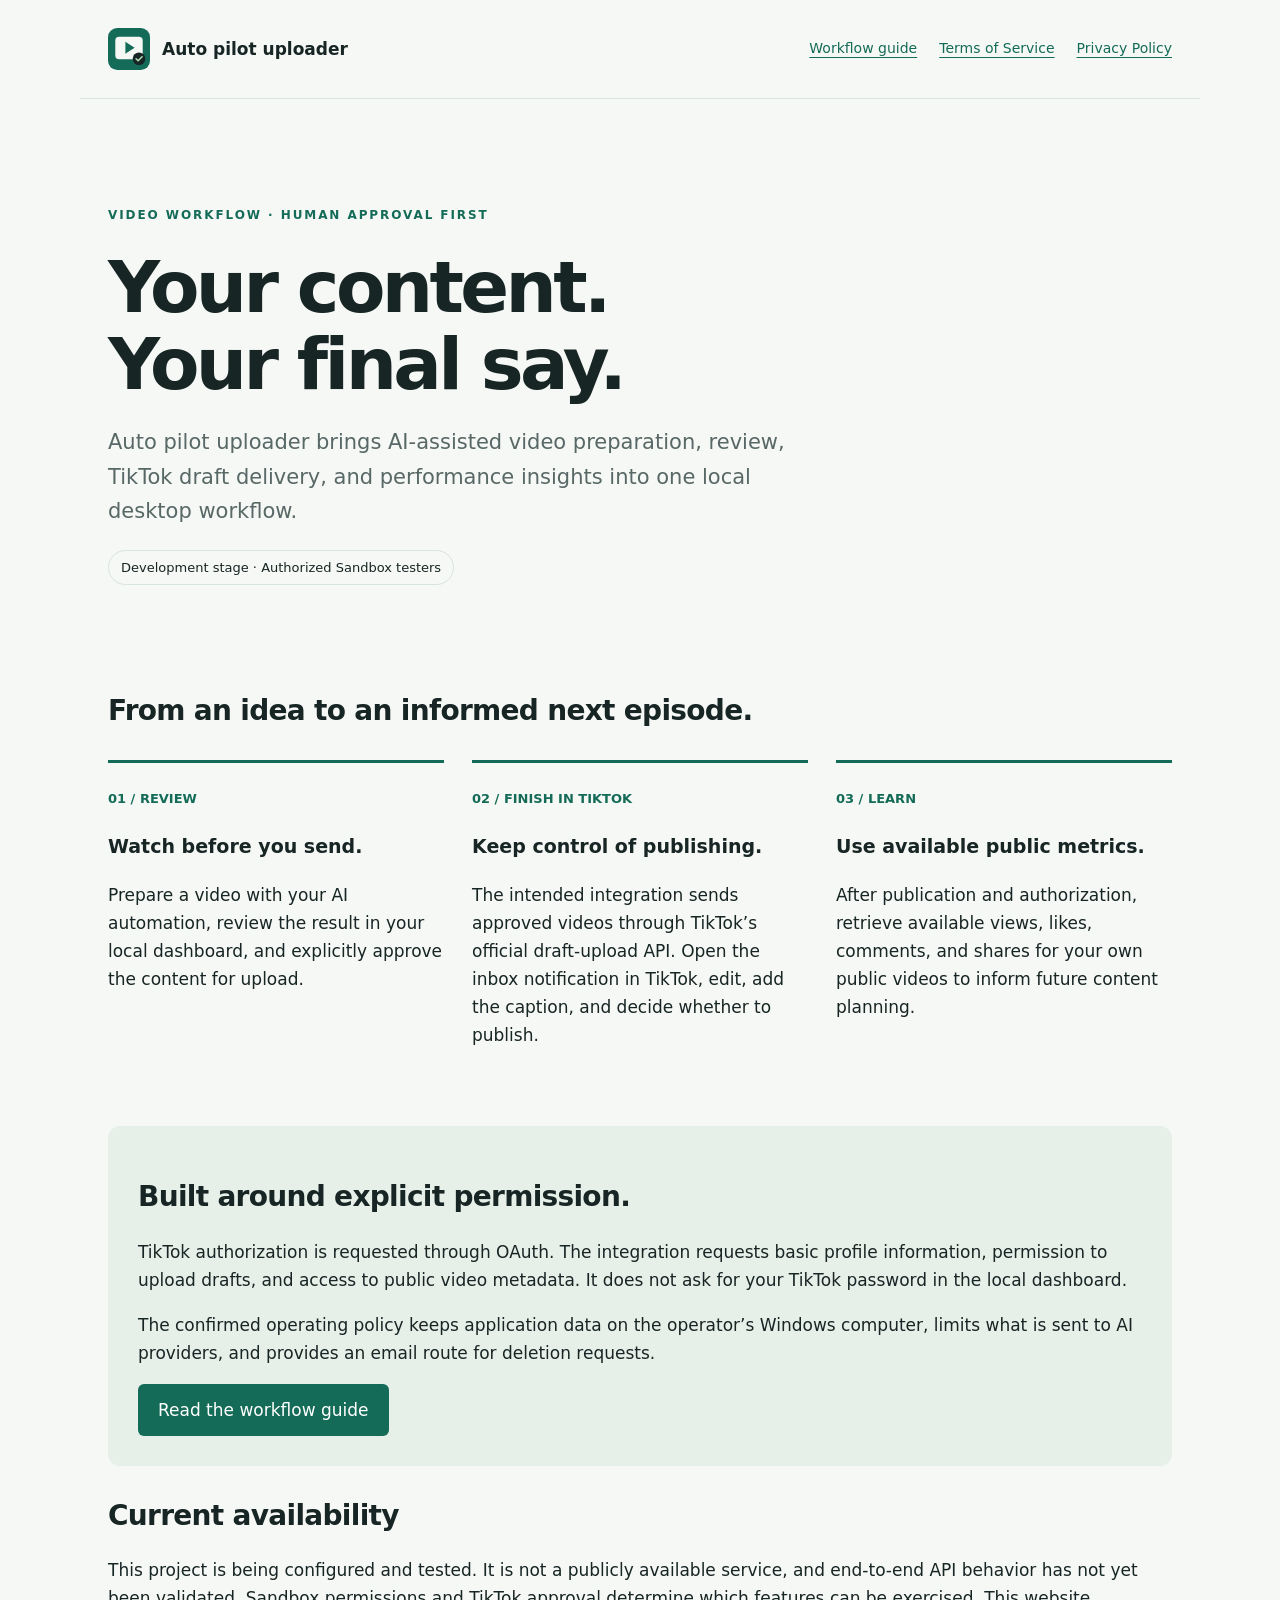
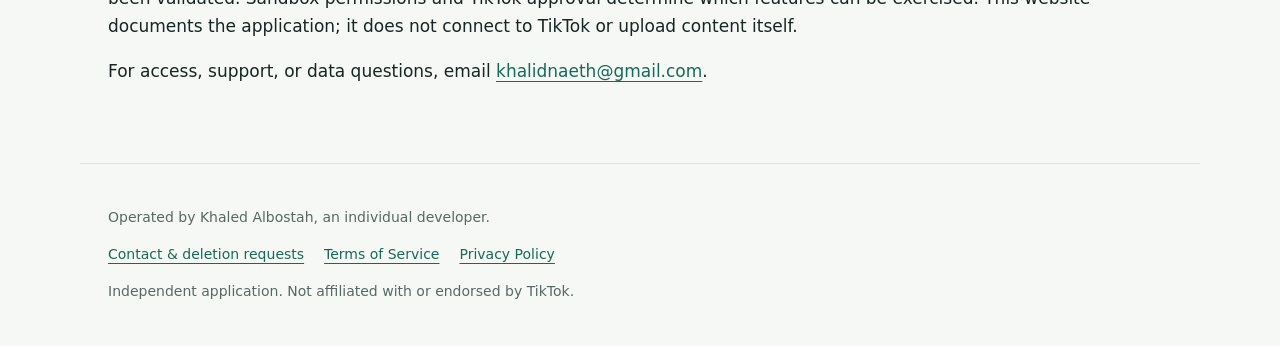
<file: index.html>
<!doctype html><html lang="en"><head><meta charset="utf-8"><meta name="viewport" content="width=device-width,initial-scale=1"><meta name="description" content="Auto pilot uploader — a human-reviewed video workflow with TikTok draft uploads and public video performance insights."><title>Review. Upload. Learn. | Auto pilot uploader</title><link rel="icon" href="/icon.svg" type="image/svg+xml"><link rel="stylesheet" href="/style.css"></head><body><header><a class="brand" href="/"><img src="/icon.svg" alt="">Auto pilot uploader</a><nav aria-label="Main navigation"><a href="/guide.html">Workflow guide</a><a href="/terms.html">Terms of Service</a><a href="/privacy.html">Privacy Policy</a></nav></header><main><section class="hero"><span class="eyebrow">Video workflow · Human approval first</span><h1>Your content.<br>Your final say.</h1><p class="lead">Auto pilot uploader brings AI-assisted video preparation, review, TikTok draft delivery, and performance insights into one local desktop workflow.</p><span class="badge">Development stage · Authorized Sandbox testers</span></section><section><h2>From an idea to an informed next episode.</h2><div class="steps"><div class="step"><span class="num">01 / REVIEW</span><h3>Watch before you send.</h3><p>Prepare a video with your AI automation, review the result in your local dashboard, and explicitly approve the content for upload.</p></div><div class="step"><span class="num">02 / FINISH IN TIKTOK</span><h3>Keep control of publishing.</h3><p>The intended integration sends approved videos through TikTok’s official draft-upload API. Open the inbox notification in TikTok, edit, add the caption, and decide whether to publish.</p></div><div class="step"><span class="num">03 / LEARN</span><h3>Use available public metrics.</h3><p>After publication and authorization, retrieve available views, likes, comments, and shares for your own public videos to inform future content planning.</p></div></div></section><section class="panel"><h2>Built around explicit permission.</h2><p>TikTok authorization is requested through OAuth. The integration requests basic profile information, permission to upload drafts, and access to public video metadata. It does not ask for your TikTok password in the local dashboard.</p><p>The confirmed operating policy keeps application data on the operator’s Windows computer, limits what is sent to AI providers, and provides an email route for deletion requests.</p><a class="button" href="/guide.html">Read the workflow guide</a></section><section><h2>Current availability</h2><p>This project is being configured and tested. It is not a publicly available service, and end-to-end API behavior has not yet been validated. Sandbox permissions and TikTok approval determine which features can be exercised. This website documents the application; it does not connect to TikTok or upload content itself.</p><p>For access, support, or data questions, email <a href="mailto:khalidnaeth@gmail.com">khalidnaeth@gmail.com</a>.</p></section></main><footer><p>Operated by Khaled Albostah, an individual developer.</p><p><a href="mailto:khalidnaeth@gmail.com">Contact &amp; deletion requests</a><a href="/terms.html">Terms of Service</a><a href="/privacy.html">Privacy Policy</a></p><p>Independent application. Not affiliated with or endorsed by TikTok.</p></footer></body></html>
</file>
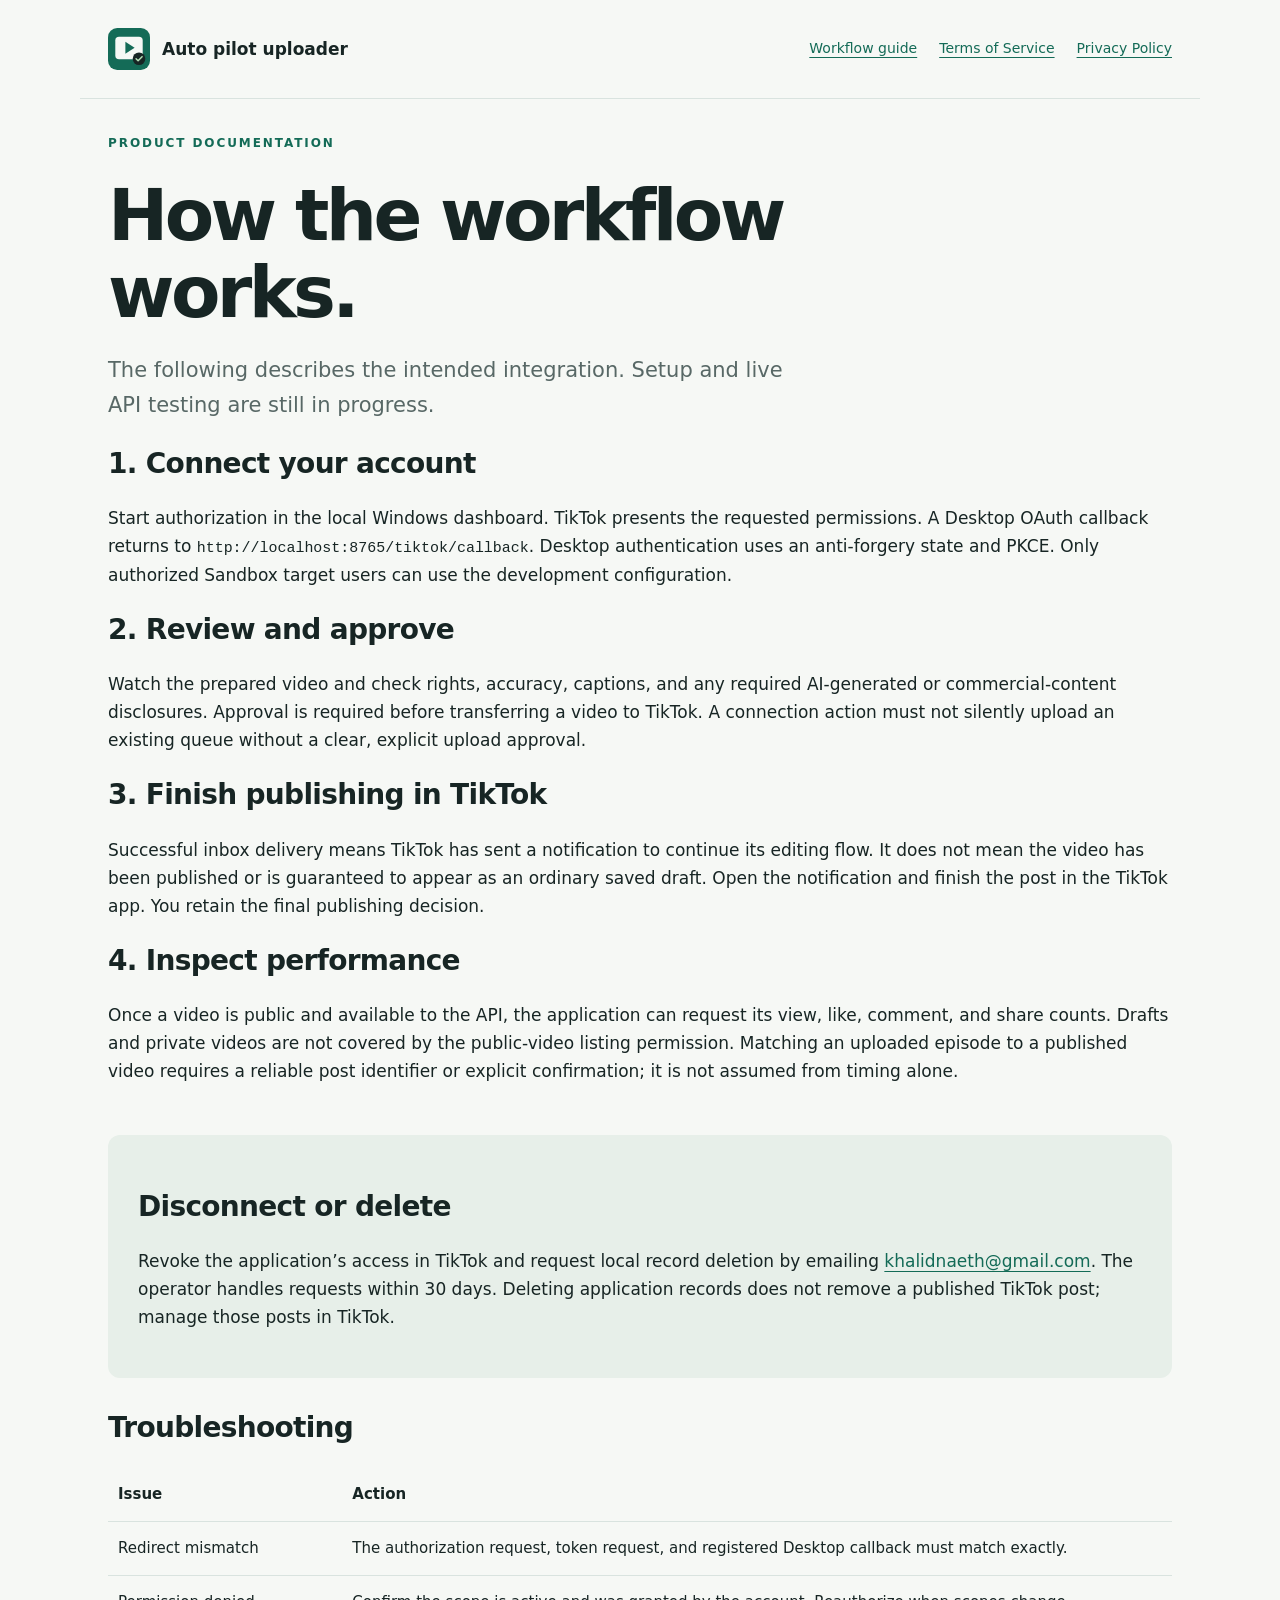
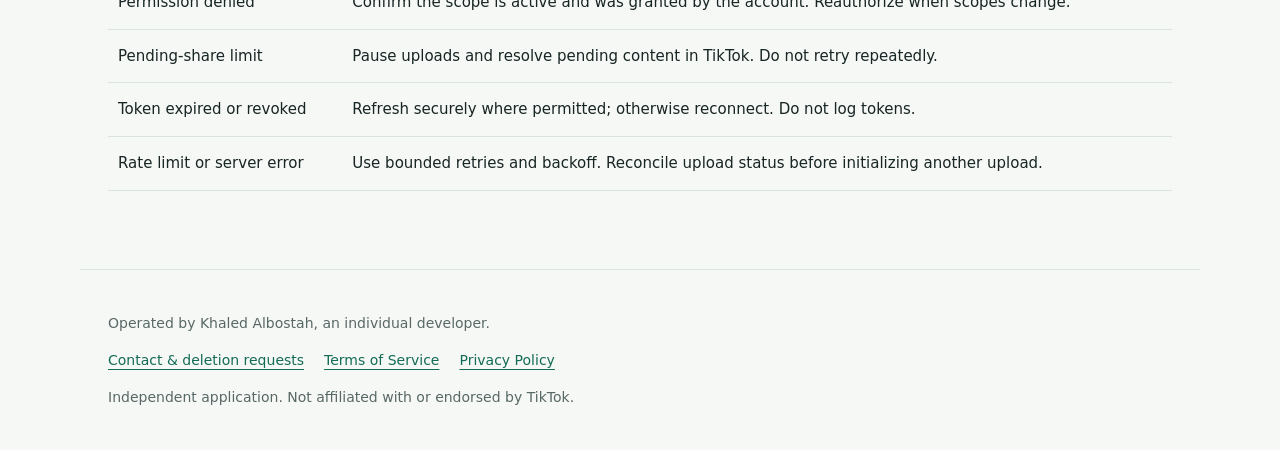
<file: guide.html>
<!doctype html><html lang="en"><head><meta charset="utf-8"><meta name="viewport" content="width=device-width,initial-scale=1"><meta name="description" content="Auto pilot uploader — a human-reviewed video workflow with TikTok draft uploads and public video performance insights."><title>Workflow guide | Auto pilot uploader</title><link rel="icon" href="/icon.svg" type="image/svg+xml"><link rel="stylesheet" href="/style.css"></head><body><header><a class="brand" href="/"><img src="/icon.svg" alt="">Auto pilot uploader</a><nav aria-label="Main navigation"><a href="/guide.html">Workflow guide</a><a href="/terms.html">Terms of Service</a><a href="/privacy.html">Privacy Policy</a></nav></header><main><span class="eyebrow">Product documentation</span><h1>How the workflow works.</h1><p class="lead">The following describes the intended integration. Setup and live API testing are still in progress.</p><section><h2>1. Connect your account</h2><p>Start authorization in the local Windows dashboard. TikTok presents the requested permissions. A Desktop OAuth callback returns to <code>http://localhost:8765/tiktok/callback</code>. Desktop authentication uses an anti-forgery state and PKCE. Only authorized Sandbox target users can use the development configuration.</p><h2>2. Review and approve</h2><p>Watch the prepared video and check rights, accuracy, captions, and any required AI-generated or commercial-content disclosures. Approval is required before transferring a video to TikTok. A connection action must not silently upload an existing queue without a clear, explicit upload approval.</p><h2>3. Finish publishing in TikTok</h2><p>Successful inbox delivery means TikTok has sent a notification to continue its editing flow. It does not mean the video has been published or is guaranteed to appear as an ordinary saved draft. Open the notification and finish the post in the TikTok app. You retain the final publishing decision.</p><h2>4. Inspect performance</h2><p>Once a video is public and available to the API, the application can request its view, like, comment, and share counts. Drafts and private videos are not covered by the public-video listing permission. Matching an uploaded episode to a published video requires a reliable post identifier or explicit confirmation; it is not assumed from timing alone.</p></section><section class="panel"><h2>Disconnect or delete</h2><p>Revoke the application’s access in TikTok and request local record deletion by emailing <a href="mailto:khalidnaeth@gmail.com">khalidnaeth@gmail.com</a>. The operator handles requests within 30 days. Deleting application records does not remove a published TikTok post; manage those posts in TikTok.</p></section><section><h2>Troubleshooting</h2><table><tr><th>Issue</th><th>Action</th></tr><tr><td>Redirect mismatch</td><td>The authorization request, token request, and registered Desktop callback must match exactly.</td></tr><tr><td>Permission denied</td><td>Confirm the scope is active and was granted by the account. Reauthorize when scopes change.</td></tr><tr><td>Pending-share limit</td><td>Pause uploads and resolve pending content in TikTok. Do not retry repeatedly.</td></tr><tr><td>Token expired or revoked</td><td>Refresh securely where permitted; otherwise reconnect. Do not log tokens.</td></tr><tr><td>Rate limit or server error</td><td>Use bounded retries and backoff. Reconcile upload status before initializing another upload.</td></tr></table></section></main><footer><p>Operated by Khaled Albostah, an individual developer.</p><p><a href="mailto:khalidnaeth@gmail.com">Contact &amp; deletion requests</a><a href="/terms.html">Terms of Service</a><a href="/privacy.html">Privacy Policy</a></p><p>Independent application. Not affiliated with or endorsed by TikTok.</p></footer></body></html>
</file>
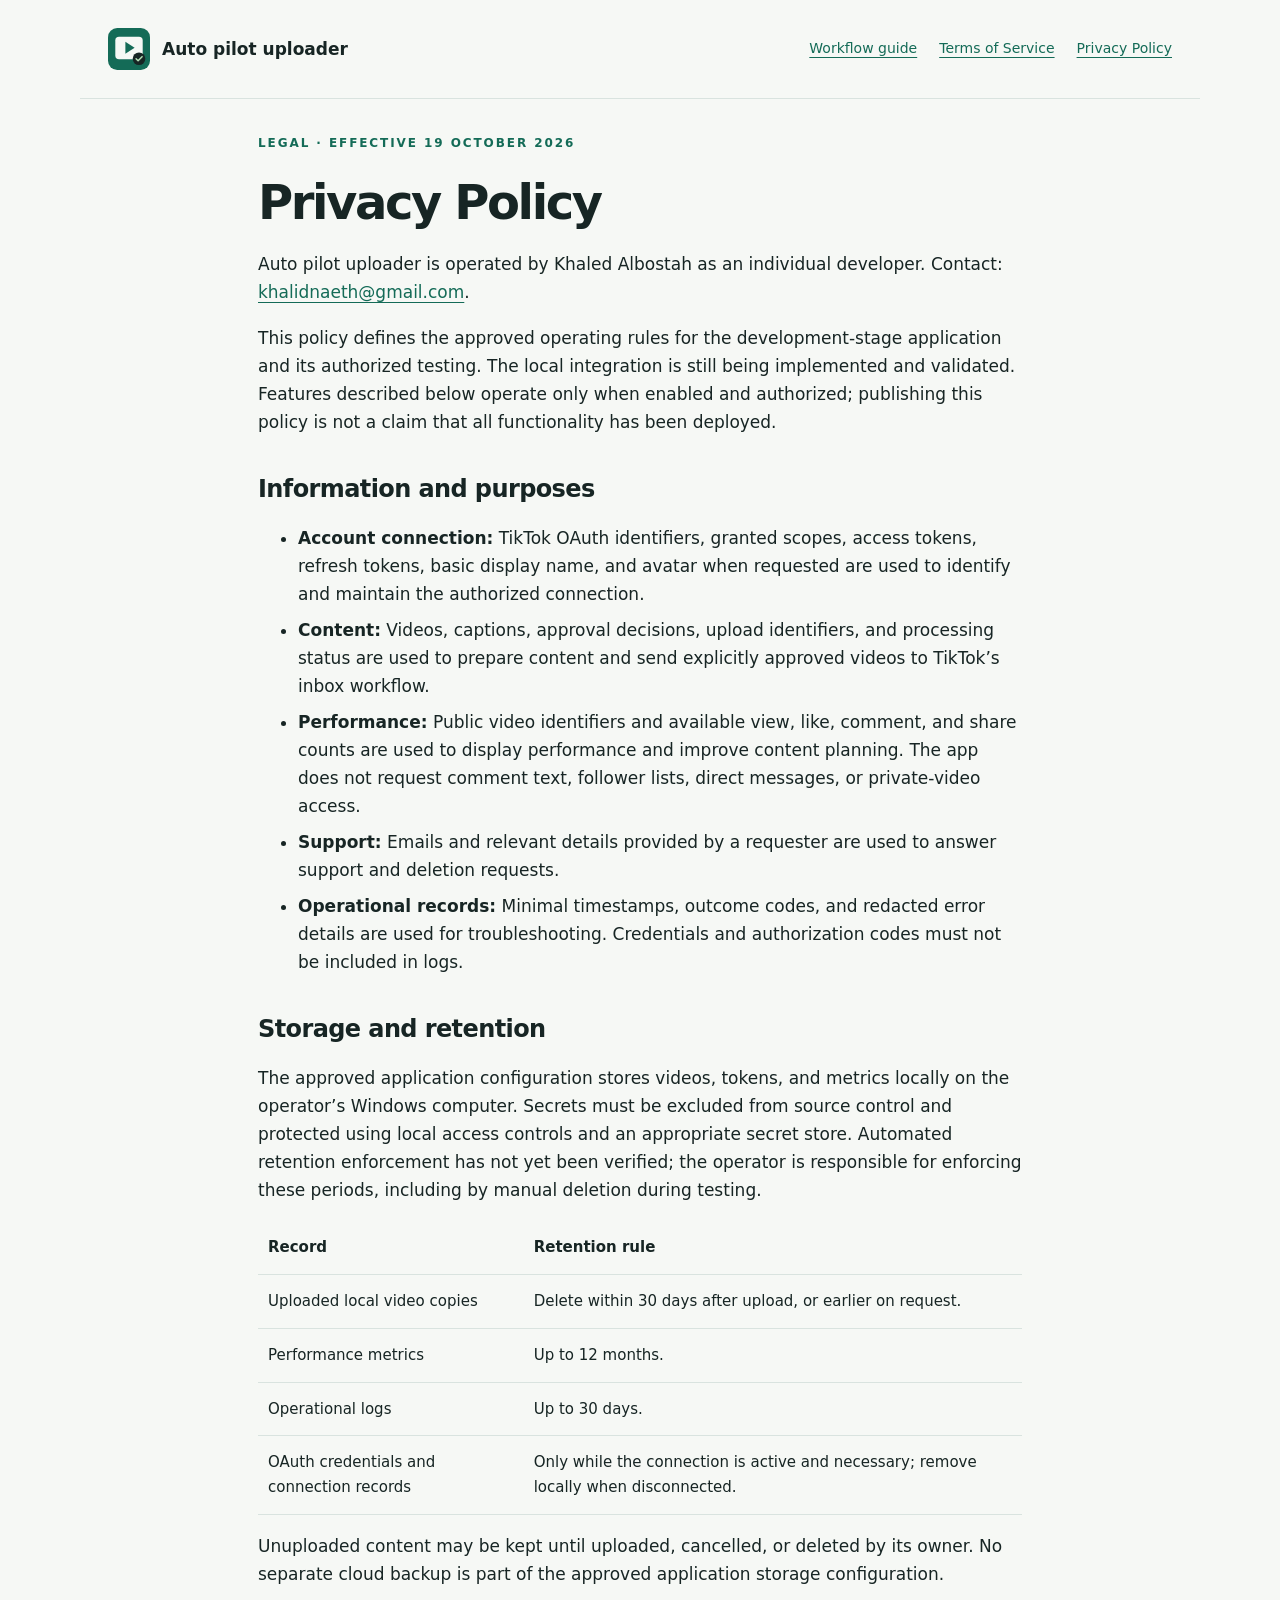
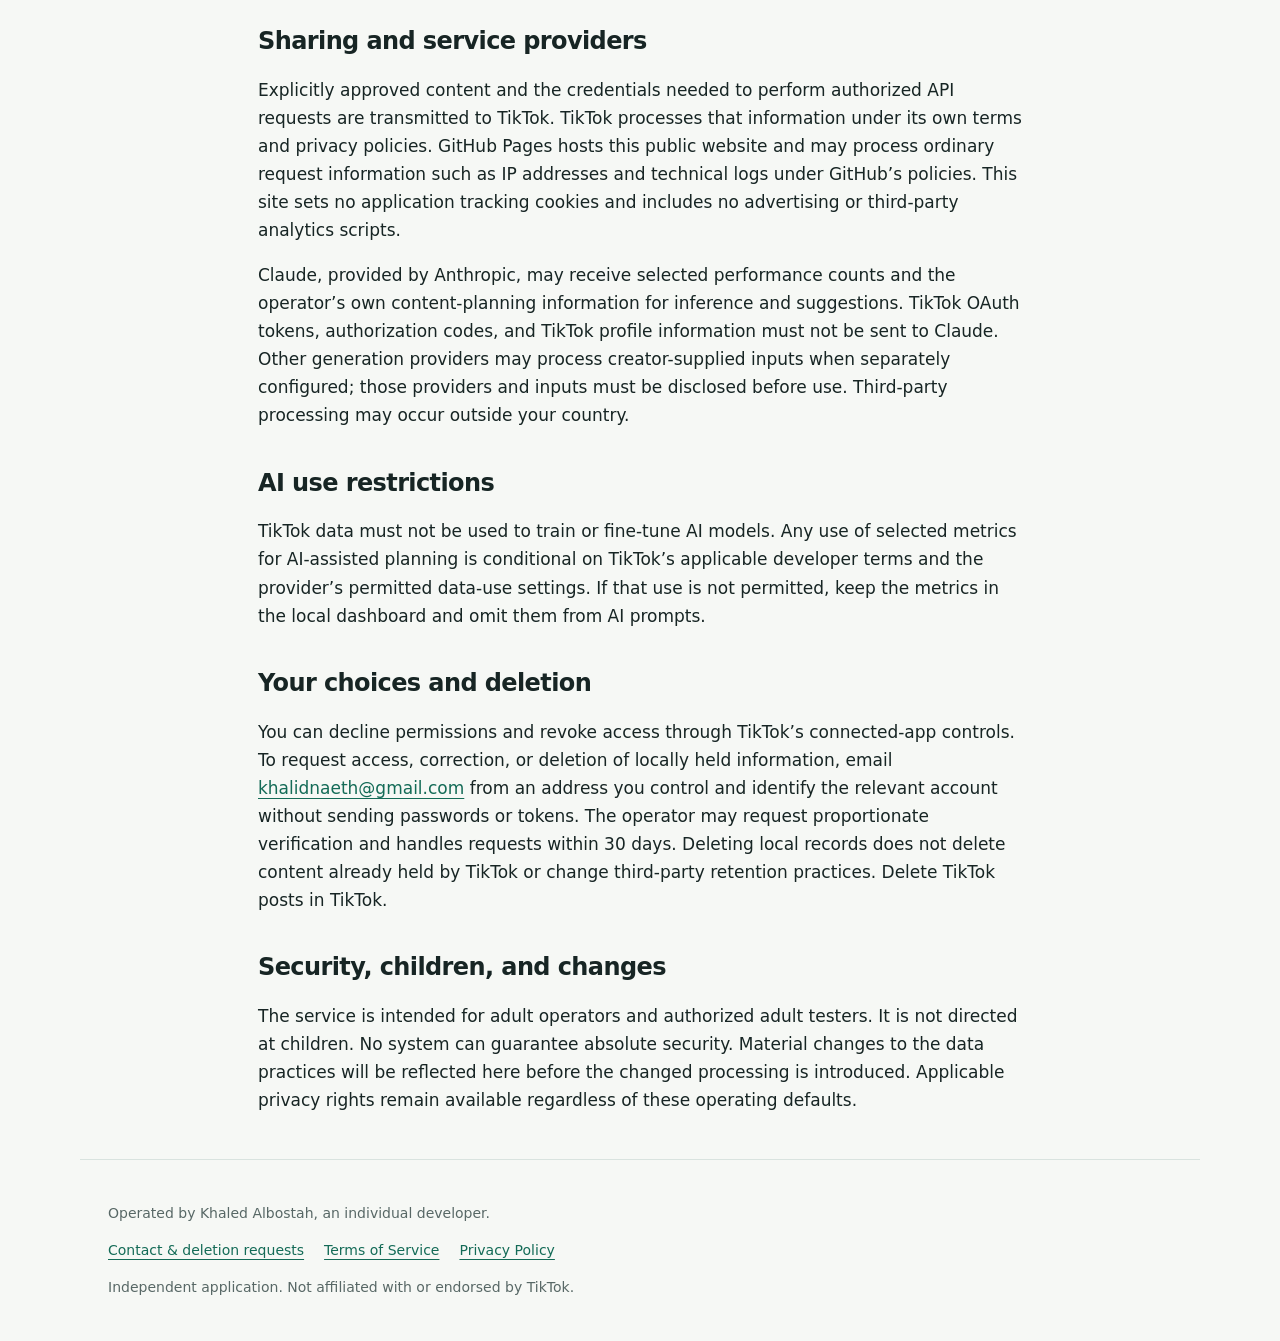
<file: privacy.html>
<!doctype html><html lang="en"><head><meta charset="utf-8"><meta name="viewport" content="width=device-width,initial-scale=1"><meta name="description" content="Auto pilot uploader — a human-reviewed video workflow with TikTok draft uploads and public video performance insights."><title>Privacy Policy | Auto pilot uploader</title><link rel="icon" href="/icon.svg" type="image/svg+xml"><link rel="stylesheet" href="/style.css"></head><body><header><a class="brand" href="/"><img src="/icon.svg" alt="">Auto pilot uploader</a><nav aria-label="Main navigation"><a href="/guide.html">Workflow guide</a><a href="/terms.html">Terms of Service</a><a href="/privacy.html">Privacy Policy</a></nav></header><main class="legal"><span class="eyebrow">Legal · Effective 19 October 2026</span><h1>Privacy Policy</h1><p>Auto pilot uploader is operated by Khaled Albostah as an individual developer. Contact: <a href="mailto:khalidnaeth@gmail.com">khalidnaeth@gmail.com</a>.</p><p>This policy defines the approved operating rules for the development-stage application and its authorized testing. The local integration is still being implemented and validated. Features described below operate only when enabled and authorized; publishing this policy is not a claim that all functionality has been deployed.</p><h2>Information and purposes</h2><ul><li><strong>Account connection:</strong> TikTok OAuth identifiers, granted scopes, access tokens, refresh tokens, basic display name, and avatar when requested are used to identify and maintain the authorized connection.</li><li><strong>Content:</strong> Videos, captions, approval decisions, upload identifiers, and processing status are used to prepare content and send explicitly approved videos to TikTok’s inbox workflow.</li><li><strong>Performance:</strong> Public video identifiers and available view, like, comment, and share counts are used to display performance and improve content planning. The app does not request comment text, follower lists, direct messages, or private-video access.</li><li><strong>Support:</strong> Emails and relevant details provided by a requester are used to answer support and deletion requests.</li><li><strong>Operational records:</strong> Minimal timestamps, outcome codes, and redacted error details are used for troubleshooting. Credentials and authorization codes must not be included in logs.</li></ul><h2>Storage and retention</h2><p>The approved application configuration stores videos, tokens, and metrics locally on the operator’s Windows computer. Secrets must be excluded from source control and protected using local access controls and an appropriate secret store. Automated retention enforcement has not yet been verified; the operator is responsible for enforcing these periods, including by manual deletion during testing.</p><table><tr><th>Record</th><th>Retention rule</th></tr><tr><td>Uploaded local video copies</td><td>Delete within 30 days after upload, or earlier on request.</td></tr><tr><td>Performance metrics</td><td>Up to 12 months.</td></tr><tr><td>Operational logs</td><td>Up to 30 days.</td></tr><tr><td>OAuth credentials and connection records</td><td>Only while the connection is active and necessary; remove locally when disconnected.</td></tr></table><p>Unuploaded content may be kept until uploaded, cancelled, or deleted by its owner. No separate cloud backup is part of the approved application storage configuration.</p><h2>Sharing and service providers</h2><p>Explicitly approved content and the credentials needed to perform authorized API requests are transmitted to TikTok. TikTok processes that information under its own terms and privacy policies. GitHub Pages hosts this public website and may process ordinary request information such as IP addresses and technical logs under GitHub’s policies. This site sets no application tracking cookies and includes no advertising or third-party analytics scripts.</p><p>Claude, provided by Anthropic, may receive selected performance counts and the operator’s own content-planning information for inference and suggestions. TikTok OAuth tokens, authorization codes, and TikTok profile information must not be sent to Claude. Other generation providers may process creator-supplied inputs when separately configured; those providers and inputs must be disclosed before use. Third-party processing may occur outside your country.</p><h2>AI use restrictions</h2><p>TikTok data must not be used to train or fine-tune AI models. Any use of selected metrics for AI-assisted planning is conditional on TikTok’s applicable developer terms and the provider’s permitted data-use settings. If that use is not permitted, keep the metrics in the local dashboard and omit them from AI prompts.</p><h2>Your choices and deletion</h2><p>You can decline permissions and revoke access through TikTok’s connected-app controls. To request access, correction, or deletion of locally held information, email <a href="mailto:khalidnaeth@gmail.com">khalidnaeth@gmail.com</a> from an address you control and identify the relevant account without sending passwords or tokens. The operator may request proportionate verification and handles requests within 30 days. Deleting local records does not delete content already held by TikTok or change third-party retention practices. Delete TikTok posts in TikTok.</p><h2>Security, children, and changes</h2><p>The service is intended for adult operators and authorized adult testers. It is not directed at children. No system can guarantee absolute security. Material changes to the data practices will be reflected here before the changed processing is introduced. Applicable privacy rights remain available regardless of these operating defaults.</p></main><footer><p>Operated by Khaled Albostah, an individual developer.</p><p><a href="mailto:khalidnaeth@gmail.com">Contact &amp; deletion requests</a><a href="/terms.html">Terms of Service</a><a href="/privacy.html">Privacy Policy</a></p><p>Independent application. Not affiliated with or endorsed by TikTok.</p></footer></body></html>
</file>
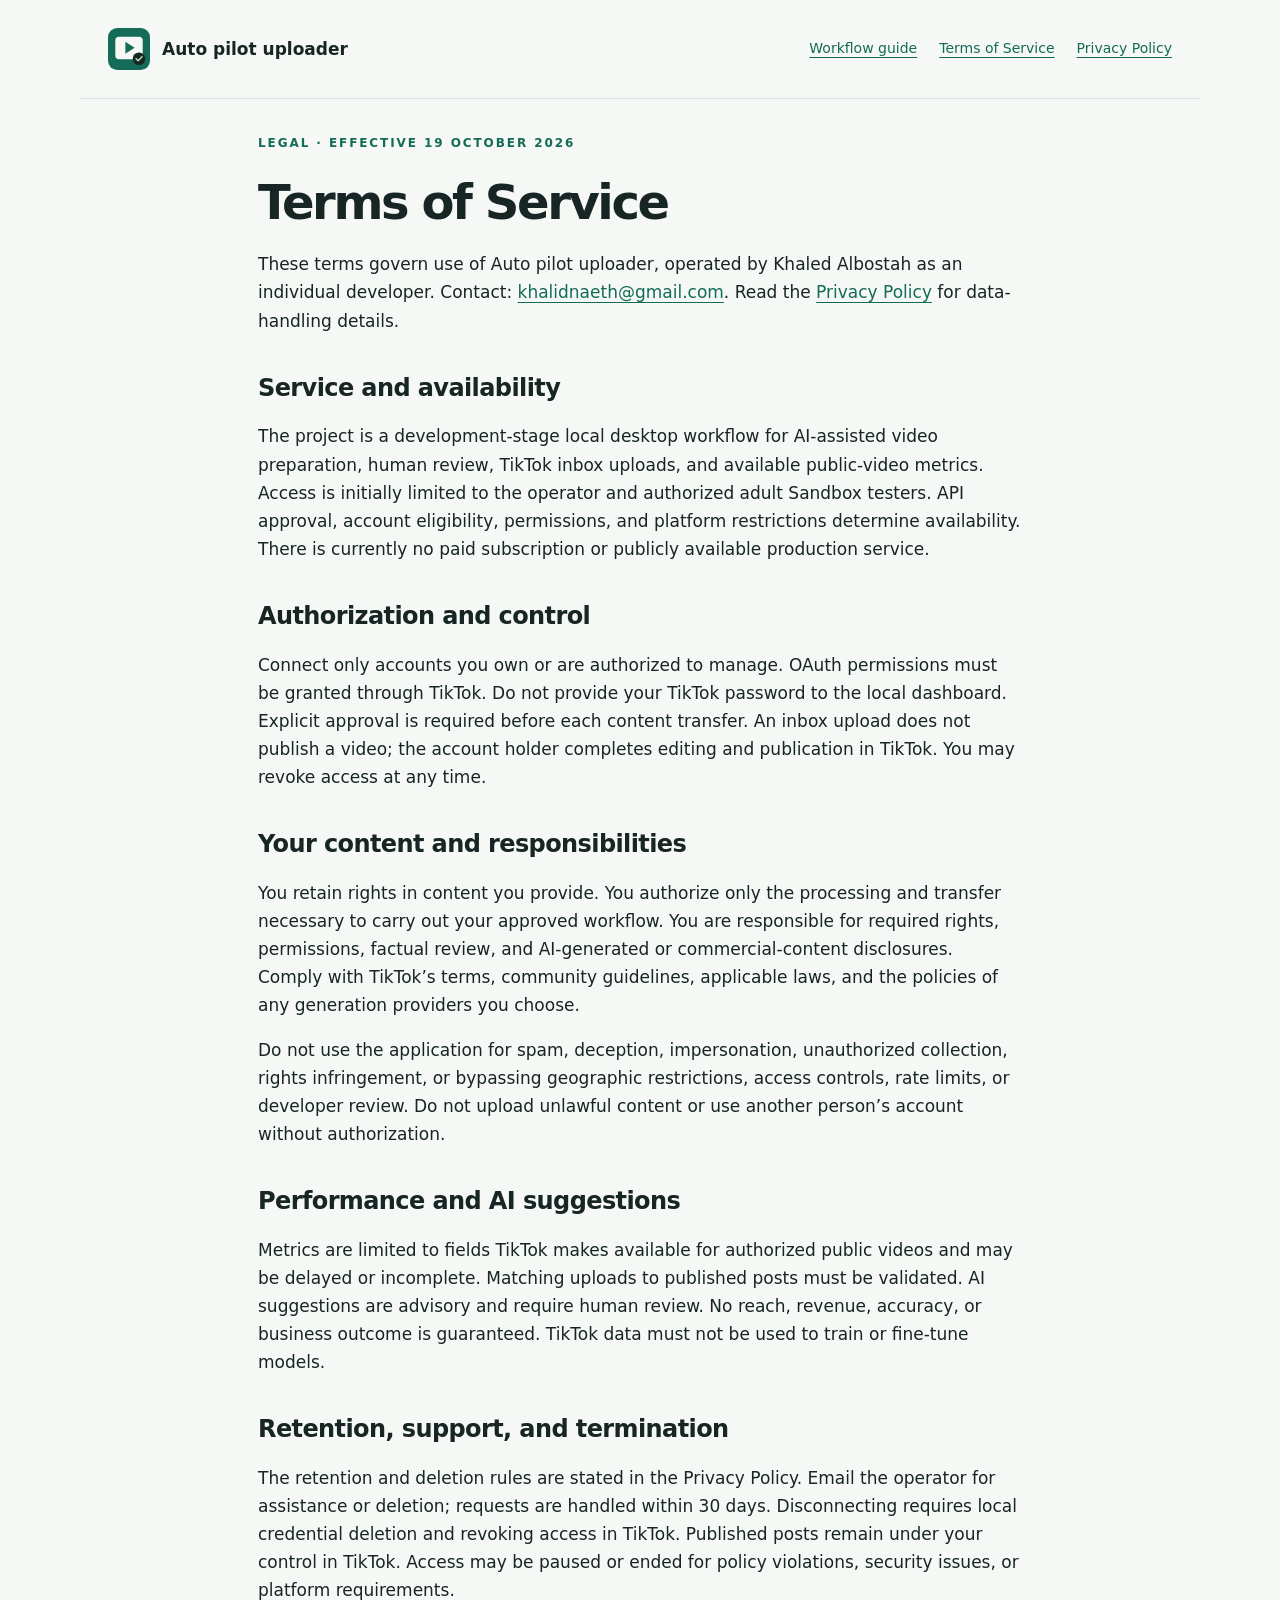
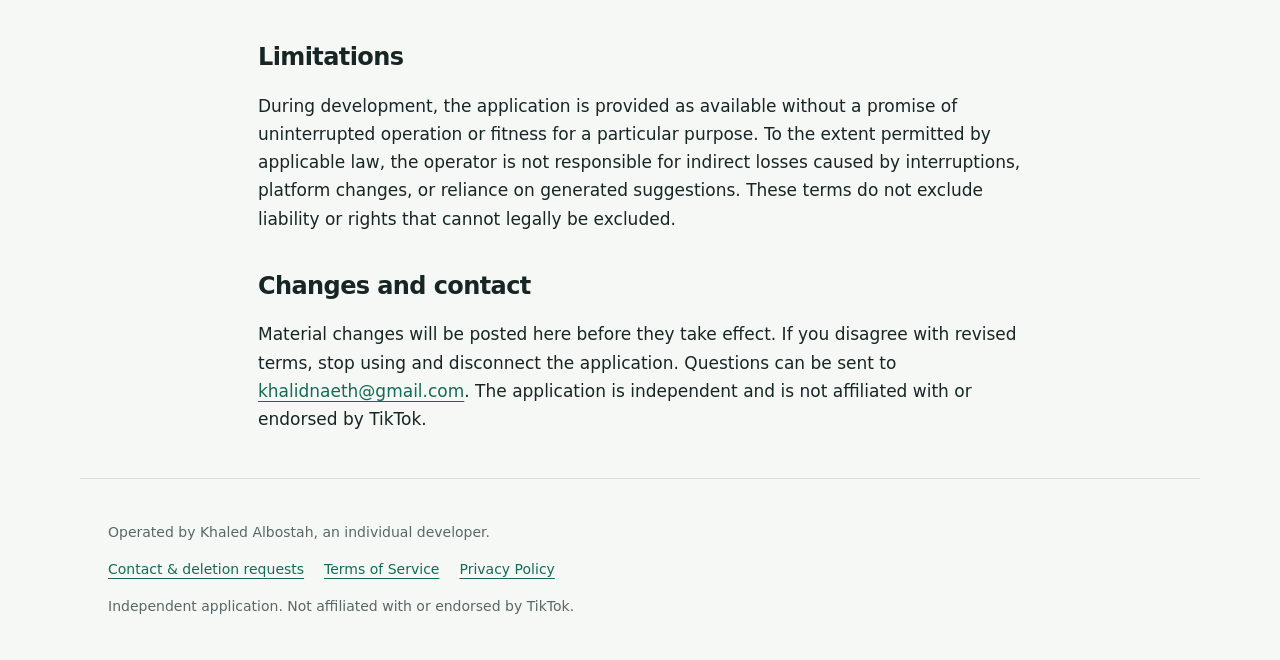
<file: terms.html>
<!doctype html><html lang="en"><head><meta charset="utf-8"><meta name="viewport" content="width=device-width,initial-scale=1"><meta name="description" content="Auto pilot uploader — a human-reviewed video workflow with TikTok draft uploads and public video performance insights."><title>Terms of Service | Auto pilot uploader</title><link rel="icon" href="/icon.svg" type="image/svg+xml"><link rel="stylesheet" href="/style.css"></head><body><header><a class="brand" href="/"><img src="/icon.svg" alt="">Auto pilot uploader</a><nav aria-label="Main navigation"><a href="/guide.html">Workflow guide</a><a href="/terms.html">Terms of Service</a><a href="/privacy.html">Privacy Policy</a></nav></header><main class="legal"><span class="eyebrow">Legal · Effective 19 October 2026</span><h1>Terms of Service</h1><p>These terms govern use of Auto pilot uploader, operated by Khaled Albostah as an individual developer. Contact: <a href="mailto:khalidnaeth@gmail.com">khalidnaeth@gmail.com</a>. Read the <a href="/privacy.html">Privacy Policy</a> for data-handling details.</p><h2>Service and availability</h2><p>The project is a development-stage local desktop workflow for AI-assisted video preparation, human review, TikTok inbox uploads, and available public-video metrics. Access is initially limited to the operator and authorized adult Sandbox testers. API approval, account eligibility, permissions, and platform restrictions determine availability. There is currently no paid subscription or publicly available production service.</p><h2>Authorization and control</h2><p>Connect only accounts you own or are authorized to manage. OAuth permissions must be granted through TikTok. Do not provide your TikTok password to the local dashboard. Explicit approval is required before each content transfer. An inbox upload does not publish a video; the account holder completes editing and publication in TikTok. You may revoke access at any time.</p><h2>Your content and responsibilities</h2><p>You retain rights in content you provide. You authorize only the processing and transfer necessary to carry out your approved workflow. You are responsible for required rights, permissions, factual review, and AI-generated or commercial-content disclosures. Comply with TikTok’s terms, community guidelines, applicable laws, and the policies of any generation providers you choose.</p><p>Do not use the application for spam, deception, impersonation, unauthorized collection, rights infringement, or bypassing geographic restrictions, access controls, rate limits, or developer review. Do not upload unlawful content or use another person’s account without authorization.</p><h2>Performance and AI suggestions</h2><p>Metrics are limited to fields TikTok makes available for authorized public videos and may be delayed or incomplete. Matching uploads to published posts must be validated. AI suggestions are advisory and require human review. No reach, revenue, accuracy, or business outcome is guaranteed. TikTok data must not be used to train or fine-tune models.</p><h2>Retention, support, and termination</h2><p>The retention and deletion rules are stated in the Privacy Policy. Email the operator for assistance or deletion; requests are handled within 30 days. Disconnecting requires local credential deletion and revoking access in TikTok. Published posts remain under your control in TikTok. Access may be paused or ended for policy violations, security issues, or platform requirements.</p><h2>Limitations</h2><p>During development, the application is provided as available without a promise of uninterrupted operation or fitness for a particular purpose. To the extent permitted by applicable law, the operator is not responsible for indirect losses caused by interruptions, platform changes, or reliance on generated suggestions. These terms do not exclude liability or rights that cannot legally be excluded.</p><h2>Changes and contact</h2><p>Material changes will be posted here before they take effect. If you disagree with revised terms, stop using and disconnect the application. Questions can be sent to <a href="mailto:khalidnaeth@gmail.com">khalidnaeth@gmail.com</a>. The application is independent and is not affiliated with or endorsed by TikTok.</p></main><footer><p>Operated by Khaled Albostah, an individual developer.</p><p><a href="mailto:khalidnaeth@gmail.com">Contact &amp; deletion requests</a><a href="/terms.html">Terms of Service</a><a href="/privacy.html">Privacy Policy</a></p><p>Independent application. Not affiliated with or endorsed by TikTok.</p></footer></body></html>
</file>
<file: style.css>
:root{color-scheme:light;--ink:#172524;--muted:#586866;--green:#146b57;--line:#d9e3df;--bg:#f6f8f5}*{box-sizing:border-box}body{margin:0;background:var(--bg);color:var(--ink);font:17px/1.65 system-ui,sans-serif}a{color:var(--green);text-underline-offset:4px}header,main,footer{max-width:1120px;margin:auto;padding:28px}header{display:flex;align-items:center;justify-content:space-between;gap:25px;border-bottom:1px solid var(--line)}.brand{display:flex;align-items:center;gap:12px;color:var(--ink);text-decoration:none;font-weight:750}.brand img{width:42px;height:42px}nav{display:flex;gap:22px;flex-wrap:wrap;font-size:14px}h1{font-size:clamp(38px,6vw,72px);line-height:1.07;letter-spacing:-.05em;max-width:850px;margin:22px 0}h2{font-size:28px;line-height:1.25;letter-spacing:-.025em}h3{font-size:19px}.eyebrow{font-size:12px;text-transform:uppercase;letter-spacing:.16em;font-weight:750;color:var(--green)}.hero{padding:72px 0 58px}.lead{font-size:21px;max-width:700px;color:var(--muted)}.badge{display:inline-block;padding:6px 12px;border:1px solid var(--line);border-radius:99px;font-size:13px}.steps{display:grid;grid-template-columns:repeat(3,1fr);gap:28px;margin:32px 0 60px}.step{padding-top:20px;border-top:3px solid var(--green)}.num{font-size:13px;color:var(--green);font-weight:bold}.panel{background:#e7efe9;padding:30px;border-radius:12px;margin:32px 0}section{margin-bottom:50px}.legal{max-width:820px}.legal h1{font-size:48px}.legal h2{margin-top:38px;font-size:24px}table{border-collapse:collapse;width:100%;font-size:15px}th,td{text-align:left;vertical-align:top;padding:14px 10px;border-bottom:1px solid var(--line)}footer{border-top:1px solid var(--line);font-size:14px;color:var(--muted)}footer a{margin-right:20px}.button{display:inline-block;background:var(--green);color:white;padding:12px 20px;border-radius:6px;text-decoration:none}li{margin:8px 0}code{font-size:.88em;overflow-wrap:anywhere}@media(max-width:700px){header{align-items:flex-start;flex-direction:column;padding:20px}main,footer{padding:20px}.hero{padding:45px 0}.steps{grid-template-columns:1fr;gap:15px}.legal h1{font-size:38px}table{font-size:13px}nav{gap:16px}.panel{padding:20px}}
</file>
